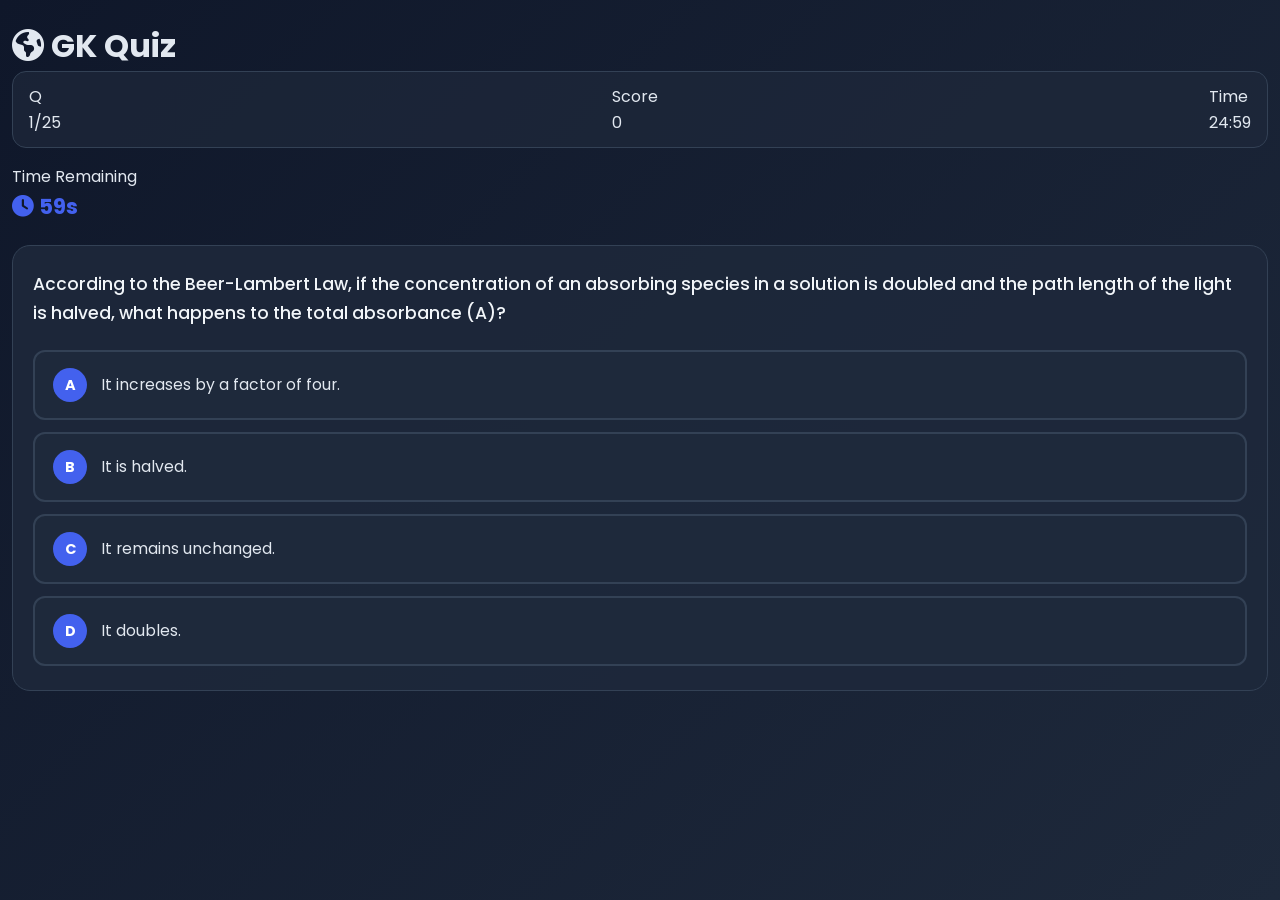
<file: gk.html>
<!DOCTYPE html>
<html lang="en">
<head>
    <meta charset="UTF-8">
    <meta name="viewport" content="width=device-width, initial-scale=1.0">
    <title>Quiz Master - General Knowledge</title>
    <link rel="stylesheet" href="/static/css/quiz.css">
    <link rel="stylesheet" href="https://cdnjs.cloudflare.com/ajax/libs/font-awesome/6.4.0/css/all.min.css">
    <link href="https://fonts.googleapis.com/css2?family=Poppins:wght@300;400;500;600;700&family=Montserrat:wght@700;800&display=swap" rel="stylesheet">
</head>
<body>
    <div class="quiz-container">
        <!-- Compact Header -->
        <div class="quiz-header">
            <h1><i class="fas fa-globe-americas"></i> GK Quiz</h1>
            <div class="quiz-info-bar">
                <div class="info-box">
                    <div class="info-label">Q</div>
                    <div class="info-value" id="current-question">1/10</div>
                </div>
                <div class="info-box">
                    <div class="info-label">Score</div>
                    <div class="info-value" id="score">0</div>
                </div>
                <div class="info-box">
                    <div class="info-label">Time</div>
                    <div class="info-value" id="total-time">05:00</div>
                </div>
            </div>
        </div>
        
        <!-- Timer -->
        <div class="timer-container">
            <div class="info-label">Time Remaining</div>
            <div class="timer" id="timer">30</div>
            <div class="progress-bar">
                <div class="progress"></div>
            </div>
        </div>
        
        <!-- Question Area -->
        <div class="question-container">
            <div class="question-text" id="question-text">Loading question...</div>
            
            <div class="options-container" id="options-container">
                <!-- Options will be populated by JavaScript -->
            </div>
            
            <div class="feedback" id="feedback"></div>
            <!-- Auto-advance progress bar will be inserted here -->
        </div>
        
        <!-- Results (Initially Hidden) -->
        <div class="result-container" id="result-container" style="display: none;">
            <div class="result-icon">
                <i class="fas fa-trophy"></i>
            </div>
            <h2>Quiz Complete!</h2>
            <div class="score-display" id="final-score">0/10</div>
            <p id="result-message">You're a knowledge master!</p>
            
            <div class="result-stats">
                <div class="stat-box">
                    <div class="stat-value" id="correct-count">0</div>
                    <div class="stat-label">Correct</div>
                </div>
                <div class="stat-box">
                    <div class="stat-value" id="incorrect-count">0</div>
                    <div class="stat-label">Incorrect</div>
                </div>
                <div class="stat-box">
                    <div class="stat-value" id="time-taken">0:00</div>
                    <div class="stat-label">Time</div>
                </div>
                <div class="stat-box">
                    <div class="stat-value" id="percentage">0%</div>
                    <div class="stat-label">Success</div>
                </div>
            </div>
            
            <div class="action-buttons">
                <button class="btn btn-primary" id="restart-btn">
                    <i class="fas fa-redo"></i> Restart Quiz
                </button>
                <button class="btn btn-secondary" id="home-btn">
                    <i class="fas fa-home"></i> Back to Subjects
                </button>
            </div>
        </div>
    </div>
    
    <script src="/static/js/quiz.js"></script>
    <script src="/static/js/gk.js"></script>
</body>
</html>
</file>
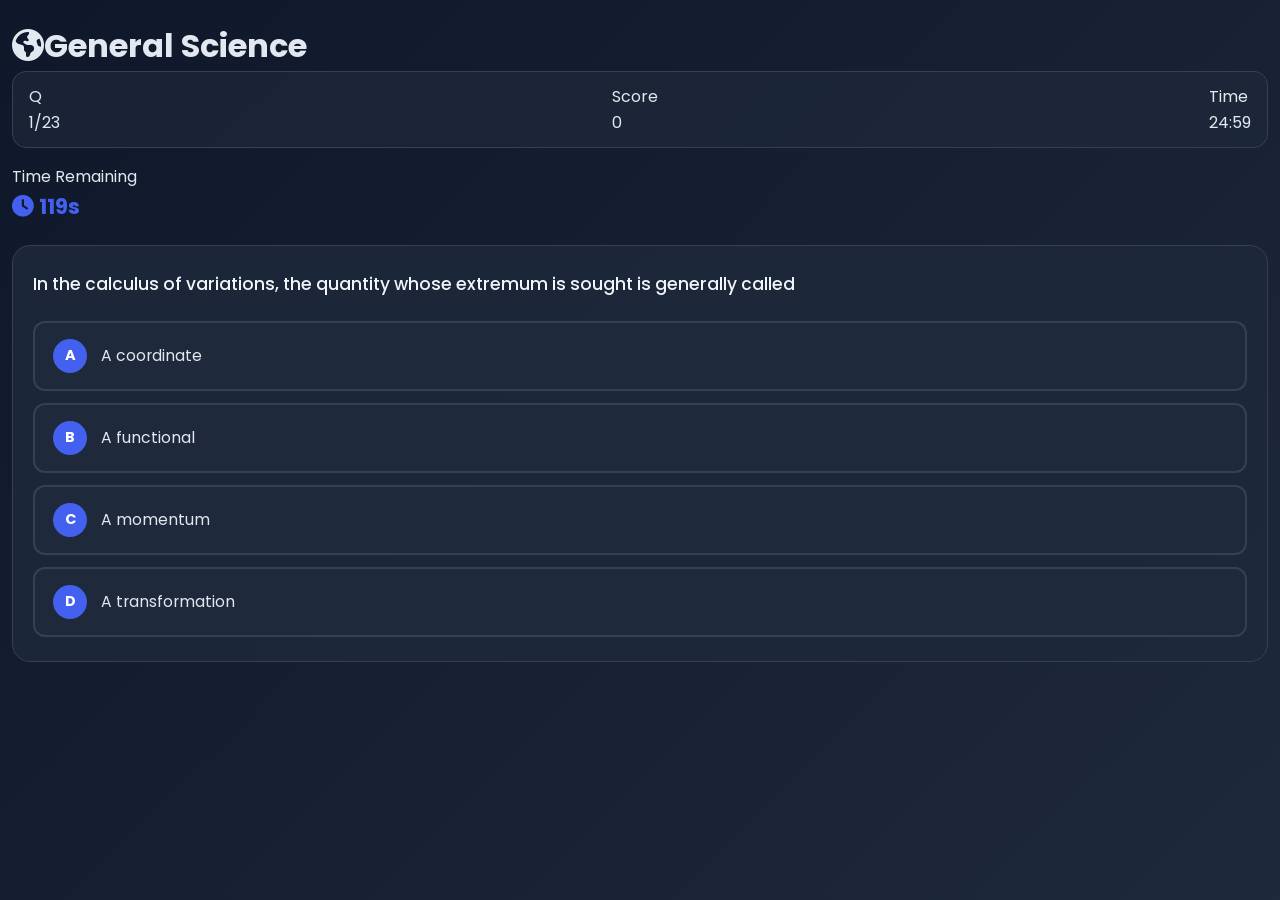
<file: gs.html>
<!DOCTYPE html>
<html lang="en">
<head>
    <meta charset="UTF-8">
    <meta name="viewport" content="width=device-width, initial-scale=1.0">
    <title>Quiz Master - General Science</title>
    <link rel="stylesheet" href="/static/css/quiz.css">
    <link rel="stylesheet" href="https://cdnjs.cloudflare.com/ajax/libs/font-awesome/6.4.0/css/all.min.css">
    <link href="https://fonts.googleapis.com/css2?family=Poppins:wght@300;400;500;600;700&family=Montserrat:wght@700;800&display=swap" rel="stylesheet">
</head>
<body>
    <div class="quiz-container">
        <!-- Compact Header -->
        <div class="quiz-header">
            <h1><i class="fas fa-globe-americas"></i>General Science</h1>
            <div class="quiz-info-bar">
                <div class="info-box">
                    <div class="info-label">Q</div>
                    <div class="info-value" id="current-question">1/10</div>
                </div>
                <div class="info-box">
                    <div class="info-label">Score</div>
                    <div class="info-value" id="score">0</div>
                </div>
                <div class="info-box">
                    <div class="info-label">Time</div>
                    <div class="info-value" id="total-time">05:00</div>
                </div>
            </div>
        </div>
        
        <!-- Timer -->
        <div class="timer-container">
            <div class="info-label">Time Remaining</div>
            <div class="timer" id="timer">30</div>
            <div class="progress-bar">
                <div class="progress"></div>
            </div>
        </div>
        
        <!-- Question Area -->
        <div class="question-container">
            <div class="question-text" id="question-text">Loading question...</div>
            
            <div class="options-container" id="options-container">
                <!-- Options will be populated by JavaScript -->
            </div>
            
            <div class="feedback" id="feedback"></div>
            <!-- Auto-advance progress bar will be inserted here -->
        </div>
        
        <!-- Results (Initially Hidden) -->
        <div class="result-container" id="result-container" style="display: none;">
            <div class="result-icon">
                <i class="fas fa-trophy"></i>
            </div>
            <h2>Quiz Complete!</h2>
            <div class="score-display" id="final-score">0/10</div>
            <p id="result-message">You're a knowledge master!</p>
            
            <div class="result-stats">
                <div class="stat-box">
                    <div class="stat-value" id="correct-count">0</div>
                    <div class="stat-label">Correct</div>
                </div>
                <div class="stat-box">
                    <div class="stat-value" id="incorrect-count">0</div>
                    <div class="stat-label">Incorrect</div>
                </div>
                <div class="stat-box">
                    <div class="stat-value" id="time-taken">0:00</div>
                    <div class="stat-label">Time</div>
                </div>
                <div class="stat-box">
                    <div class="stat-value" id="percentage">0%</div>
                    <div class="stat-label">Success</div>
                </div>
            </div>
            
            <div class="action-buttons">
                <button class="btn btn-primary" id="restart-btn">
                    <i class="fas fa-redo"></i> Restart Quiz
                </button>
                <button class="btn btn-secondary" id="home-btn">
                    <i class="fas fa-home"></i> Back to Subjects
                </button>
            </div>
        </div>
    </div>
    
    <script src="/static/js/quiz.js"></script>
    <script src="/static/js/gs.js"></script>
</body>
</html>
</file>
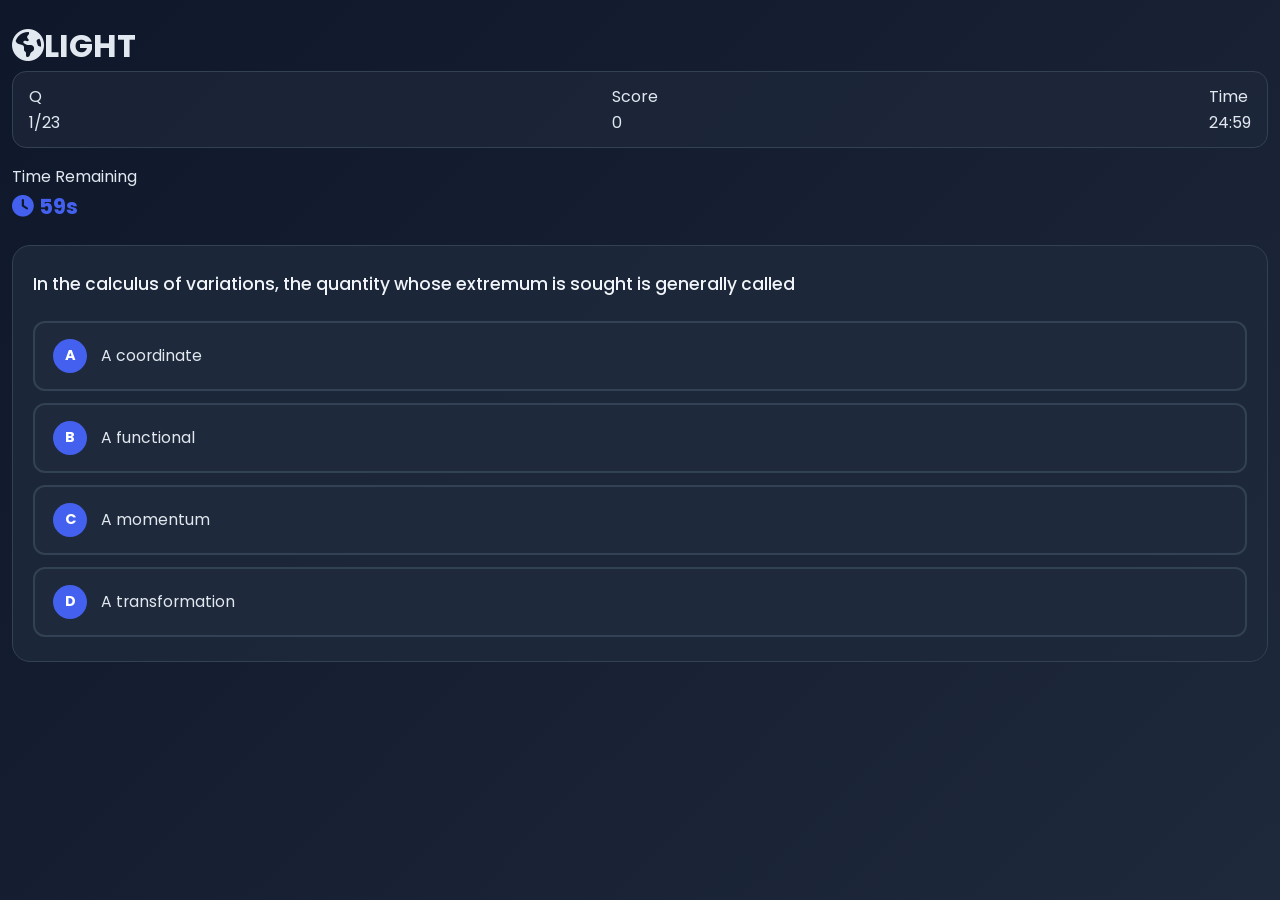
<file: math.html>
<!DOCTYPE html>
<html lang="en">
<head>
    <meta charset="UTF-8">
    <meta name="viewport" content="width=device-width, initial-scale=1.0">
    <title>Quiz Master - SCIENCE</title>
    <link rel="stylesheet" href="/static/css/quiz.css">
    <link rel="stylesheet" href="https://cdnjs.cloudflare.com/ajax/libs/font-awesome/6.4.0/css/all.min.css">
    <link href="https://fonts.googleapis.com/css2?family=Poppins:wght@300;400;500;600;700&family=Montserrat:wght@700;800&display=swap" rel="stylesheet">
</head>
<body>
    <div class="quiz-container">
        <!-- Compact Header -->
        <div class="quiz-header">
            <h1><i class="fas fa-globe-americas"></i>LIGHT</h1>
            <div class="quiz-info-bar">
                <div class="info-box">
                    <div class="info-label">Q</div>
                    <div class="info-value" id="current-question">1/10</div>
                </div>
                <div class="info-box">
                    <div class="info-label">Score</div>
                    <div class="info-value" id="score">0</div>
                </div>
                <div class="info-box">
                    <div class="info-label">Time</div>
                    <div class="info-value" id="total-time">05:00</div>
                </div>
            </div>
        </div>
        
        <!-- Timer -->
        <div class="timer-container">
            <div class="info-label">Time Remaining</div>
            <div class="timer" id="timer">30</div>
            <div class="progress-bar">
                <div class="progress"></div>
            </div>
        </div>
        
        <!-- Question Area -->
        <div class="question-container">
            <div class="question-text" id="question-text">Loading question...</div>
            
            <div class="options-container" id="options-container">
                <!-- Options will be populated by JavaScript -->
            </div>
            
            <div class="feedback" id="feedback"></div>
            <!-- Auto-advance progress bar will be inserted here -->
        </div>
        
        <!-- Results (Initially Hidden) -->
        <div class="result-container" id="result-container" style="display: none;">
            <div class="result-icon">
                <i class="fas fa-trophy"></i>
            </div>
            <h2>Quiz Complete!</h2>
            <div class="score-display" id="final-score">0/10</div>
            <p id="result-message">You're a knowledge master!</p>
            
            <div class="result-stats">
                <div class="stat-box">
                    <div class="stat-value" id="correct-count">0</div>
                    <div class="stat-label">Correct</div>
                </div>
                <div class="stat-box">
                    <div class="stat-value" id="incorrect-count">0</div>
                    <div class="stat-label">Incorrect</div>
                </div>
                <div class="stat-box">
                    <div class="stat-value" id="time-taken">0:00</div>
                    <div class="stat-label">Time</div>
                </div>
                <div class="stat-box">
                    <div class="stat-value" id="percentage">0%</div>
                    <div class="stat-label">Success</div>
                </div>
            </div>
            
            <div class="action-buttons">
                <button class="btn btn-primary" id="restart-btn">
                    <i class="fas fa-redo"></i> Restart Quiz
                </button>
                <button class="btn btn-secondary" id="home-btn">
                    <i class="fas fa-home"></i> Back to Subjects
                </button>
            </div>
        </div>
    </div>
    
    <script src="/static/js/quiz.js"></script>
    <script src="/static/js/math.js"></script>
</body>
</html>
</file>
<file: static/css/quiz.css>
/* ============================================= */
/* Quiz Master - Shared Styles                   */
/* ============================================= */

* {
    margin: 0;
    padding: 0;
    box-sizing: border-box;
}

body {
    font-family: 'Poppins', sans-serif;
    background: linear-gradient(135deg, #0f172a 0%, #1e293b 100%);
    color: #e2e8f0;
    min-height: 100vh;
    padding: 20px 12px;
    line-height: 1.6;
}

.container {
    max-width: 720px;
    margin: 0 auto;
}

/* ---------- Header ---------- */
header {
    text-align: center;
    margin-bottom: 24px;
}

header h1 {
    font-family: 'Montserrat', sans-serif;
    font-size: 1.8rem;
    font-weight: 800;
    background: linear-gradient(90deg, #4361ee, #7209b7, #f72585);
    -webkit-background-clip: text;
    -webkit-text-fill-color: transparent;
    background-clip: text;
    margin-bottom: 6px;
}

header .subtitle {
    color: #94a3b8;
    font-size: 0.95rem;
}

/* ---------- Index / Subject Selection ---------- */
.subject-selection {
    background: rgba(30, 41, 59, 0.8);
    border: 1px solid #334155;
    border-radius: 18px;
    padding: 26px 22px;
    margin-bottom: 24px;
    backdrop-filter: blur(10px);
}

.subject-selection h2 {
    font-size: 1.4rem;
    margin-bottom: 8px;
    color: #f1f5f9;
}

.instruction {
    color: #94a3b8;
    font-size: 0.92rem;
    margin-bottom: 20px;
}

.subject-grid {
    display: grid;
    gap: 18px;
}

.subject-card {
    background: linear-gradient(135deg, #1e293b 0%, #0f172a 100%);
    border: 1px solid #334155;
    border-radius: 16px;
    padding: 22px 20px;
    transition: all 0.3s ease;
    position: relative;
    overflow: hidden;
}

.subject-card:hover {
    transform: translateY(-4px);
    border-color: #4361ee;
    box-shadow: 0 12px 30px rgba(67, 97, 238, 0.25);
}

.card-icon {
    width: 56px;
    height: 56px;
    border-radius: 14px;
    background: linear-gradient(135deg, #4361ee, #7209b7);
    display: flex;
    align-items: center;
    justify-content: center;
    font-size: 1.5rem;
    color: white;
    margin-bottom: 14px;
}

.subject-card h3 {
    font-size: 1.25rem;
    color: #f1f5f9;
    margin-bottom: 6px;
}

.subject-card > p {
    color: #94a3b8;
    font-size: 0.9rem;
    margin-bottom: 12px;
}

.card-stats {
    display: flex;
    gap: 14px;
    flex-wrap: wrap;
    font-size: 0.82rem;
    color: #64748b;
    margin: 10px 0 16px;
}

.card-stats i {
    margin-right: 4px;
    color: #4361ee;
}

.start-btn {
    display: inline-flex;
    align-items: center;
    gap: 8px;
    background: linear-gradient(90deg, #4361ee, #7209b7);
    color: white;
    text-decoration: none;
    padding: 10px 20px;
    border-radius: 10px;
    font-weight: 600;
    font-size: 0.92rem;
    transition: all 0.25s;
}

.start-btn:hover {
    transform: translateX(4px);
    box-shadow: 0 6px 20px rgba(67, 97, 238, 0.4);
}

/* ---------- Quiz Info Bar ---------- */
.quiz-info-bar {
    display: flex;
    justify-content: space-between;
    gap: 10px;
    background: rgba(30, 41, 59, 0.7);
    border: 1px solid #334155;
    border-radius: 14px;
    padding: 12px 16px;
    margin-bottom: 16px;
    flex-wrap: wrap;
}

.info-item {
    font-size: 0.85rem;
    color: #cbd5e1;
    display: flex;
    align-items: center;
    gap: 6px;
}

.info-item i {
    color: #4361ee;
}

.info-item strong {
    color: #f1f5f9;
}

/* ---------- Timer Bar ---------- */
.timer-container {
    margin-bottom: 20px;
}

.timer-bar {
    display: flex;
    align-items: center;
    gap: 14px;
}

.timer {
    font-size: 1.35rem;
    font-weight: 700;
    color: #4361ee;
    min-width: 85px;
    white-space: nowrap;
}

.timer.warning { color: #f8961e; }
.timer.danger  { color: #f72585; animation: pulse 1s infinite; }

@keyframes pulse {
    0%, 100% { opacity: 1; }
    50%      { opacity: 0.45; }
}

.progress-track {
    flex: 1;
    height: 8px;
    background: #1e293b;
    border-radius: 4px;
    overflow: hidden;
    border: 1px solid #334155;
}

.progress-fill {
    height: 100%;
    background: linear-gradient(90deg, #4361ee, #7209b7, #f72585);
    border-radius: 4px;
    transition: width 0.4s ease;
    width: 4%;
}

/* ---------- Question Area ---------- */
.question-container {
    background: rgba(30, 41, 59, 0.85);
    border: 1px solid #334155;
    border-radius: 18px;
    padding: 24px 20px;
    margin-bottom: 20px;
    min-height: 200px;
}

.question-text {
    font-size: 1.08rem;
    font-weight: 500;
    color: #f1f5f9;
    margin-bottom: 22px;
    line-height: 1.7;
}

/* ---------- Options ---------- */
.options-container {
    display: grid;
    gap: 12px;
}

.option {
    display: flex;
    align-items: flex-start;
    gap: 14px;
    padding: 16px 18px;
    background: #1e293b;
    border: 2px solid #334155;
    border-radius: 12px;
    cursor: pointer;
    transition: all 0.2s ease;
    font-size: 0.98rem;
    color: #e2e8f0;
}

.option:hover {
    background: #263449;
    border-color: #4361ee;
    transform: translateX(3px);
}

.option.selected {
    background: rgba(67, 97, 238, 0.15);
    border-color: #4361ee;
}

.option.correct {
    background: rgba(34, 197, 94, 0.15);
    border-color: #22c55e;
}

.option.correct .option-letter {
    background: #22c55e;
}

.option.incorrect {
    background: rgba(239, 68, 68, 0.15);
    border-color: #ef4444;
}

.option.incorrect .option-letter {
    background: #ef4444;
}

.option-letter {
    width: 34px;
    height: 34px;
    background: #4361ee;
    color: white;
    border-radius: 50%;
    display: flex;
    align-items: center;
    justify-content: center;
    font-weight: 700;
    font-size: 0.9rem;
    flex-shrink: 0;
}

.option-text {
    flex: 1;
    padding-top: 4px;
}

/* ---------- Feedback ---------- */
.feedback {
    margin-top: 18px;
    padding: 14px 18px;
    border-radius: 10px;
    font-weight: 600;
    display: none;
    text-align: center;
    font-size: 0.98rem;
}

.feedback.show { display: block; }

.feedback.correct {
    background: rgba(34, 197, 94, 0.18);
    color: #4ade80;
    border: 2px solid #22c55e;
}

.feedback.incorrect {
    background: rgba(239, 68, 68, 0.18);
    color: #f87171;
    border: 2px solid #ef4444;
}

/* ---------- Auto advance progress ---------- */
.auto-advance-progress {
    height: 4px;
    background: #1e293b;
    border-radius: 2px;
    overflow: hidden;
    margin-top: 10px;
    display: none;
}

.auto-advance-progress.active { display: block; }

.advance-progress {
    height: 100%;
    background: linear-gradient(90deg, #4361ee, #7209b7);
    width: 0%;
    transition: width 0.05s linear;
}

/* ---------- Result Container ---------- */
.result-container {
    animation: fadeInUp 0.5s ease;
}

@keyframes fadeInUp {
    from { opacity: 0; transform: translateY(20px); }
    to   { opacity: 1; transform: translateY(0); }
}

.result-card {
    background: rgba(30, 41, 59, 0.9);
    border: 1px solid #334155;
    border-radius: 20px;
    padding: 32px 24px;
    text-align: center;
}

.result-card h2 {
    font-size: 1.6rem;
    margin-bottom: 22px;
    color: #f1f5f9;
}

.result-card h2 i {
    color: #fbbf24;
    margin-right: 8px;
}

.final-score-box {
    display: flex;
    flex-direction: column;
    align-items: center;
    gap: 6px;
    margin-bottom: 18px;
}

.final-score {
    font-size: 2.8rem;
    font-weight: 800;
    background: linear-gradient(90deg, #4361ee, #7209b7, #f72585);
    -webkit-background-clip: text;
    -webkit-text-fill-color: transparent;
    background-clip: text;
}

.percentage {
    font-size: 1.25rem;
    color: #94a3b8;
    font-weight: 600;
}

.result-message {
    color: #cbd5e1;
    font-size: 1rem;
    margin-bottom: 24px;
}

.stats-grid {
    display: grid;
    grid-template-columns: repeat(3, 1fr);
    gap: 12px;
    margin-bottom: 26px;
}

.stat-item {
    background: #1e293b;
    border: 1px solid #334155;
    border-radius: 12px;
    padding: 16px 8px;
    display: flex;
    flex-direction: column;
    align-items: center;
    gap: 4px;
}

.stat-item i { font-size: 1.3rem; margin-bottom: 4px; }
.correct-stat i   { color: #22c55e; }
.incorrect-stat i { color: #ef4444; }
.time-stat i      { color: #4361ee; }

.stat-value {
    font-size: 1.2rem;
    font-weight: 700;
    color: #f1f5f9;
}

.stat-label {
    font-size: 0.78rem;
    color: #94a3b8;
}

.result-buttons {
    display: flex;
    gap: 12px;
    justify-content: center;
    flex-wrap: wrap;
}

.btn {
    display: inline-flex;
    align-items: center;
    gap: 8px;
    padding: 12px 24px;
    border: none;
    border-radius: 12px;
    font-family: inherit;
    font-size: 0.95rem;
    font-weight: 600;
    cursor: pointer;
    transition: all 0.25s;
}

.btn-primary {
    background: linear-gradient(90deg, #4361ee, #7209b7);
    color: white;
}

.btn-primary:hover {
    transform: translateY(-2px);
    box-shadow: 0 8px 24px rgba(67, 97, 238, 0.4);
}

.btn-secondary {
    background: #334155;
    color: #e2e8f0;
}

.btn-secondary:hover {
    background: #475569;
    transform: translateY(-2px);
}

/* ---------- Footer ---------- */
footer {
    text-align: center;
    padding: 20px 0 10px;
    color: #64748b;
    font-size: 0.85rem;
}

footer i.fa-heart {
    color: #f72585;
}

.whatsapp-channel {
    margin-top: 14px;
}

.whatsapp-link {
    display: inline-flex;
    align-items: center;
    gap: 8px;
    background: #25d366;
    color: white;
    text-decoration: none;
    padding: 10px 20px;
    border-radius: 30px;
    font-weight: 600;
    font-size: 0.88rem;
    transition: all 0.25s;
}

.whatsapp-link:hover {
    background: #128c7e;
    transform: translateY(-2px);
}

/* ---------- Confetti ---------- */
.confetti {
    position: fixed;
    top: -10px;
    z-index: 9999;
    border-radius: 50%;
    pointer-events: none;
    animation: confetti-fall linear forwards;
}

@keyframes confetti-fall {
    to {
        transform: translateY(100vh) rotate(720deg);
        opacity: 0;
    }
}

/* ---------- Responsive ---------- */
@media (max-width: 600px) {
    body { padding: 14px 8px; }
    header h1 { font-size: 1.4rem; }
    .question-text { font-size: 1rem; }
    .timer { font-size: 1.15rem; min-width: 72px; }
    .option { padding: 14px; font-size: 0.92rem; }
    .stats-grid { grid-template-columns: 1fr 1fr; }
    .final-score { font-size: 2.3rem; }
}
</file>
